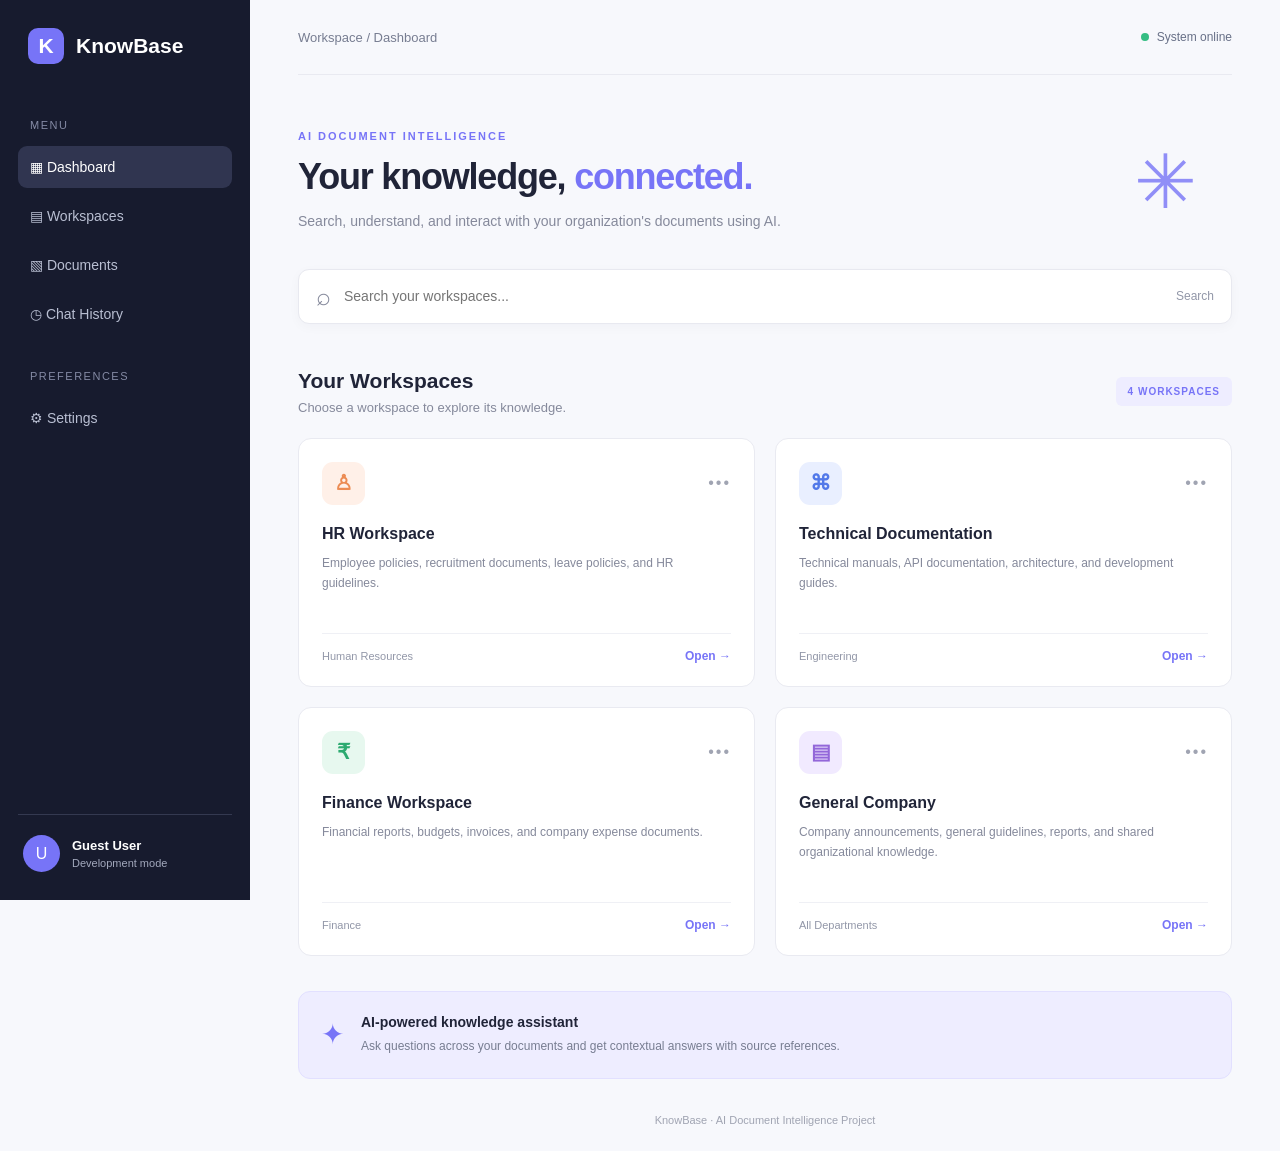
<file: frontend/index.html>
<!DOCTYPE html>
<html lang="en">
<head>
    <meta charset="UTF-8">
    <meta name="viewport" content="width=device-width, initial-scale=1.0">
    <title>KnowBase | AI Document Intelligence</title>
    <link rel="stylesheet" href="css/style.css">
</head>
<body>

    <aside class="sidebar">
        <div class="brand">
            <div class="brand-icon">K</div>
            <span>KnowBase</span>
        </div>

        <nav class="navigation">
            <p class="nav-label">MENU</p>
            <a href="#" class="nav-link active">▦ Dashboard</a>
            <a href="#" class="nav-link">▤ Workspaces</a>
            <a href="#" class="nav-link">▧ Documents</a>
            <a href="#" class="nav-link">◷ Chat History</a>

            <p class="nav-label secondary-label">PREFERENCES</p>
            <a href="#" class="nav-link">⚙ Settings</a>
        </nav>

        <div class="sidebar-bottom">
            <div class="user-avatar">U</div>
            <div>
                <strong>Guest User</strong>
                <small>Development mode</small>
            </div>
        </div>
    </aside>

    <main class="main-content">

        <header class="topbar">
            <div>
                <p class="breadcrumb">Workspace / Dashboard</p>
            </div>
            <div class="topbar-right">
                <span class="status-dot"></span>
                <span>System online</span>
            </div>
        </header>

        <section class="welcome-section">
            <div>
                <p class="eyebrow">AI DOCUMENT INTELLIGENCE</p>
                <h1>Your knowledge, <span>connected.</span></h1>
                <p class="welcome-description">
                    Search, understand, and interact with your organization's
                    documents using AI.
                </p>
            </div>

            <div class="welcome-symbol">✳</div>
        </section>

        <section class="search-section">
            <span class="search-icon">⌕</span>
            <input
                type="text"
                id="workspaceSearch"
                placeholder="Search your workspaces..."
            >
            <span class="search-shortcut">Search</span>
        </section>

        <section class="workspace-section">
            <div class="section-heading">
                <div>
                    <h2>Your Workspaces</h2>
                    <p>Choose a workspace to explore its knowledge.</p>
                </div>
                <span class="workspace-count">4 WORKSPACES</span>
            </div>

            <div class="workspace-grid" id="workspaceGrid">

                <article class="workspace-card" data-name="hr">
                    <div class="card-top">
                        <div class="workspace-icon hr-icon">♙</div>
                        <span class="card-menu">•••</span>
                    </div>
                    <h3>HR Workspace</h3>
                    <p>
                        Employee policies, recruitment documents,
                        leave policies, and HR guidelines.
                    </p>
                    <div class="card-footer">
                        <span>Human Resources</span>
                        <button class="open-workspace" data-workspace="HR">
                            Open →

                            
                        </button>
                    </div>
                </article>

                <article class="workspace-card" data-name="technical">
                    <div class="card-top">
                        <div class="workspace-icon tech-icon">⌘</div>
                        <span class="card-menu">•••</span>
                    </div>
                    <h3>Technical Documentation</h3>
                    <p>
                        Technical manuals, API documentation,
                        architecture, and development guides.
                    </p>
                    <div class="card-footer">
                        <span>Engineering</span>
                        <button class="open-workspace" data-workspace="Technical Documentation">
                            Open →
                        </button>
                    </div>
                </article>

                <article class="workspace-card" data-name="finance">
                    <div class="card-top">
                        <div class="workspace-icon finance-icon">₹</div>
                        <span class="card-menu">•••</span>
                    </div>
                    <h3>Finance Workspace</h3>
                    <p>
                        Financial reports, budgets, invoices,
                        and company expense documents.
                    </p>
                    <div class="card-footer">
                        <span>Finance</span>
                        <button class="open-workspace" data-workspace="Finance">
                            Open →
                        </button>
                    </div>
                </article>

                <article class="workspace-card" data-name="general">
                    <div class="card-top">
                        <div class="workspace-icon general-icon">▤</div>
                        <span class="card-menu">•••</span>
                    </div>
                    <h3>General Company</h3>
                    <p>
                        Company announcements, general guidelines,
                        reports, and shared organizational knowledge.
                    </p>
                    <div class="card-footer">
                        <span>All Departments</span>
                        <button class="open-workspace" data-workspace="General Company">
                            Open →
                        </button>
                    </div>
                </article>

            </div>

            <p id="emptyMessage" class="empty-message" hidden>
                No matching workspaces found.
            </p>
        </section>

        <section class="info-section">
            <div class="info-card">
                <div class="info-icon">✦</div>
                <div>
                    <h3>AI-powered knowledge assistant</h3>
                    <p>
                        Ask questions across your documents and get
                        contextual answers with source references.
                    </p>
                </div>
            </div>
        </section>

        <footer>
            KnowBase · AI Document Intelligence Project
        </footer>

    </main>

    <div id="toast" class="toast"></div>

    <script src="js/dashboard.js"></script>
</body>
</html>
</file>
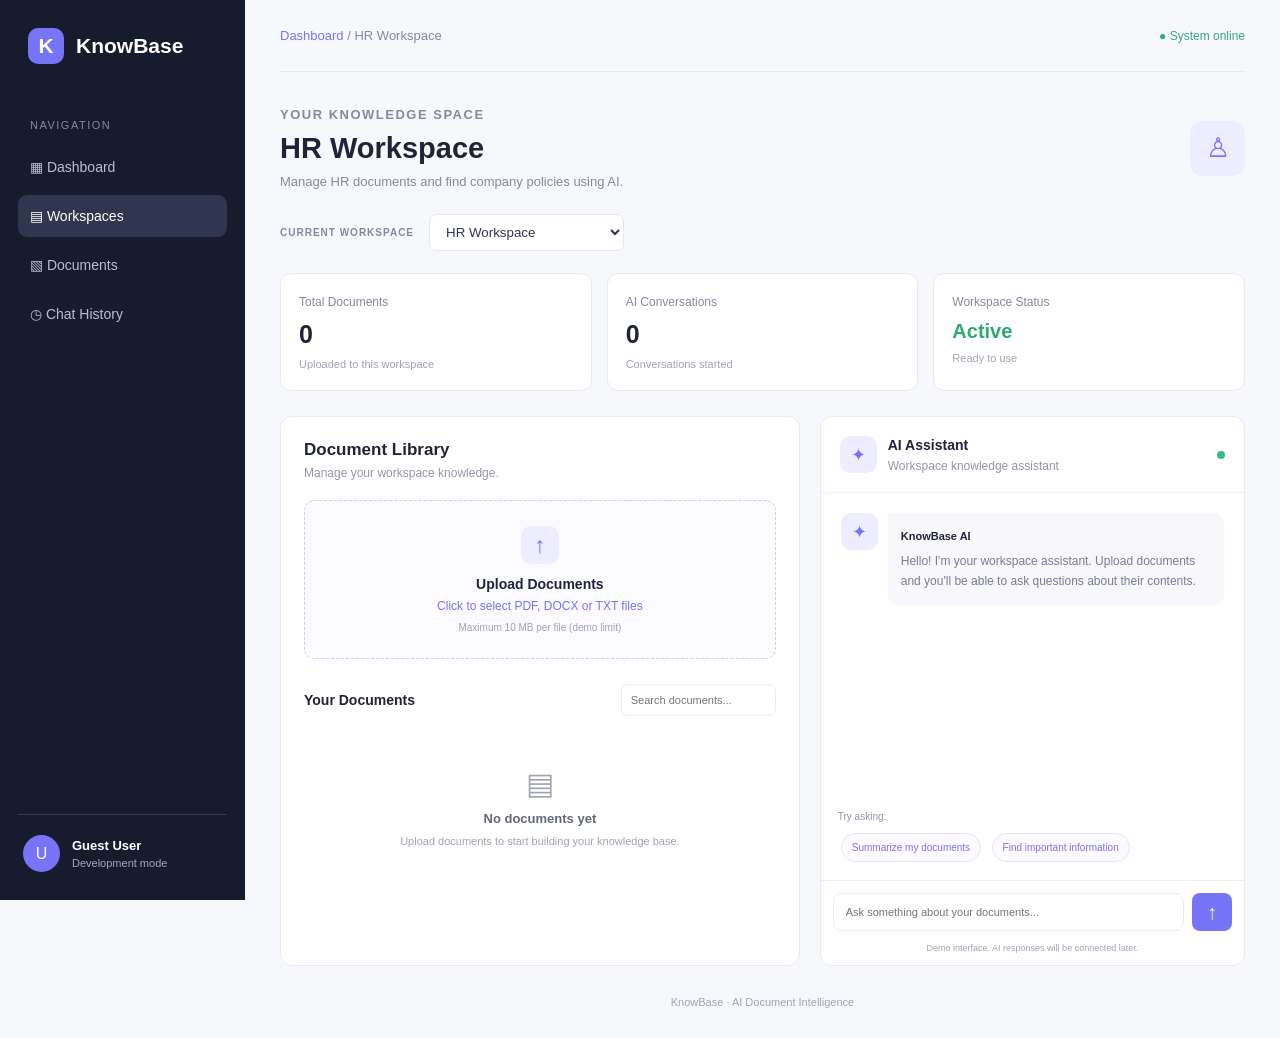
<file: frontend/workspace.html>
<!DOCTYPE html>
<html lang="en">
<head>
    <meta charset="UTF-8">
    <meta name="viewport" content="width=device-width, initial-scale=1.0">
    <title>KnowBase | Workspace</title>
    <link rel="stylesheet" href="css/workspace.css">
</head>
<body>

    <aside class="sidebar">
        <div class="brand">
            <div class="brand-icon">K</div>
            <span>KnowBase</span>
        </div>

        <p class="nav-label">NAVIGATION</p>
        <a href="index.html" class="nav-link">▦ Dashboard</a>
        <a href="index.html" class="nav-link active">▤ Workspaces</a>
        <a href="#" class="nav-link">▧ Documents</a>
        <a href="#" class="nav-link">◷ Chat History</a>

        <div class="sidebar-bottom">
            <div class="user-avatar">U</div>
            <div>
                <strong>Guest User</strong>
                <small>Development mode</small>
            </div>
        </div>
    </aside>

    <main class="main-content">

        <header class="topbar">
            <div class="breadcrumb">
                <a href="index.html">Dashboard</a> / <span id="breadcrumbName">HR Workspace</span>
            </div>
            <span class="system-status">● System online</span>
        </header>

        <section class="workspace-header">
            <div>
                <p class="eyebrow">YOUR KNOWLEDGE SPACE</p>
                <h1 id="workspaceTitle">HR Workspace</h1>
                <p id="workspaceDescription">
                    Manage HR documents and find company policies using AI.
                </p>
            </div>

            <div class="workspace-badge" id="workspaceIcon">♙</div>
        </section>

        <section class="workspace-selector">
            <label for="workspaceSelect">CURRENT WORKSPACE</label>
            <select id="workspaceSelect">
                <option value="HR">HR Workspace</option>
                <option value="Technical Documentation">Technical Documentation</option>
                <option value="Finance">Finance Workspace</option>
                <option value="General Company">General Company</option>
            </select>
        </section>

        <section class="stats-grid">
            <div class="stat-card">
                <span>Total Documents</span>
                <h2 id="documentCount">0</h2>
                <small>Uploaded to this workspace</small>
            </div>

            <div class="stat-card">
                <span>AI Conversations</span>
                <h2>0</h2>
                <small>Conversations started</small>
            </div>

            <div class="stat-card">
                <span>Workspace Status</span>
                <h2 class="status-text">Active</h2>
                <small>Ready to use</small>
            </div>
        </section>

        <section class="workspace-layout">

            <!-- Document Library -->

            <div class="document-panel">
                <div class="panel-heading">
                    <div>
                        <h2>Document Library</h2>
                        <p>Manage your workspace knowledge.</p>
                    </div>
                </div>

                <label for="documentUpload" class="upload-box">
                    <div class="upload-icon">↑</div>
                    <h3>Upload Documents</h3>
                    <p>Click to select PDF, DOCX or TXT files</p>
                    <span>Maximum 10 MB per file (demo limit)</span>
                </label>

                <input
                    type="file"
                    id="documentUpload"
                    accept=".pdf,.docx,.txt"
                    multiple
                    hidden
                >

                <div class="document-toolbar">
                    <h3>Your Documents</h3>
                    <input
                        type="text"
                        id="documentSearch"
                        placeholder="Search documents..."
                    >
                </div>

                <div id="documentList" class="document-list">
                    <div class="empty-state">
                        <div>▤</div>
                        <h3>No documents yet</h3>
                        <p>Upload documents to start building your knowledge base.</p>
                    </div>
                </div>
            </div>

            <!-- AI Chat -->

            <div class="chat-panel">

                <div class="chat-heading">
                    <div class="ai-avatar">✦</div>
                    <div>
                        <h2>AI Assistant</h2>
                        <p>Workspace knowledge assistant</p>
                    </div>
                    <span class="online-indicator"></span>
                </div>

                <div class="chat-messages" id="chatMessages">
                    <div class="ai-message">
                        <div class="message-avatar">✦</div>
                        <div class="message-content">
                            <strong>KnowBase AI</strong>
                            <p>
                                Hello! I'm your workspace assistant.
                                Upload documents and you'll be able to ask
                                questions about their contents.
                            </p>
                        </div>
                    </div>
                </div>

                <div class="suggestion-area">
                    <p>Try asking:</p>
                    <button class="suggestion">Summarize my documents</button>
                    <button class="suggestion">Find important information</button>
                </div>

                <form id="chatForm" class="chat-input-area">
                    <input
                        type="text"
                        id="chatInput"
                        placeholder="Ask something about your documents..."
                        autocomplete="off"
                    >
                    <button type="submit">↑</button>
                </form>

                <p class="chat-disclaimer">
                    Demo interface. AI responses will be connected later.
                </p>

            </div>

        </section>

        <footer>
            KnowBase · AI Document Intelligence
        </footer>

    </main>

    <div id="toast" class="toast"></div>

    <script src="js/workspace.js"></script>
</body>
</html>
</file>
<file: frontend/css/style.css>
* {
    margin: 0;
    padding: 0;
    box-sizing: border-box;
}

body {
    font-family: "Segoe UI", Arial, sans-serif;
    background: #f7f8fc;
    color: #202438;
    display: flex;
    min-height: 100vh;
}

/* Sidebar */

.sidebar {
    width: 250px;
    background: #171b2e;
    color: white;
    min-height: 100vh;
    padding: 28px 18px;
    display: flex;
    flex-direction: column;
    position: fixed;
    top: 0;
    bottom: 0;
    left: 0;
}

.brand {
    display: flex;
    align-items: center;
    gap: 12px;
    font-size: 21px;
    font-weight: 700;
    padding: 0 10px;
    margin-bottom: 55px;
}

.brand-icon {
    background: #7774f7;
    width: 36px;
    height: 36px;
    display: grid;
    place-items: center;
    border-radius: 10px;
}

.nav-label {
    color: #858ba5;
    font-size: 11px;
    letter-spacing: 1.5px;
    padding: 0 12px;
    margin-bottom: 15px;
}

.nav-link {
    display: block;
    color: #b9bfd2;
    text-decoration: none;
    padding: 13px 12px;
    border-radius: 9px;
    margin-bottom: 7px;
    font-size: 14px;
    transition: 0.2s;
}

.nav-link:hover,
.nav-link.active {
    background: #303550;
    color: white;
}

.secondary-label {
    margin-top: 35px;
}

.sidebar-bottom {
    margin-top: auto;
    border-top: 1px solid #343950;
    padding: 20px 5px 0;
    display: flex;
    align-items: center;
    gap: 12px;
}

.user-avatar {
    width: 37px;
    height: 37px;
    border-radius: 50%;
    background: #7774f7;
    display: grid;
    place-items: center;
}

.sidebar-bottom strong,
.sidebar-bottom small {
    display: block;
}

.sidebar-bottom strong {
    font-size: 13px;
}

.sidebar-bottom small {
    color: #a3a9bd;
    font-size: 11px;
    margin-top: 4px;
}

/* Main content */

.main-content {
    margin-left: 250px;
    width: calc(100% - 250px);
    padding: 0 48px;
}

.topbar {
    height: 75px;
    display: flex;
    justify-content: space-between;
    align-items: center;
    border-bottom: 1px solid #e9eaf1;
}

.breadcrumb {
    font-size: 13px;
    color: #777d91;
}

.topbar-right {
    display: flex;
    align-items: center;
    gap: 8px;
    color: #687087;
    font-size: 12px;
}

.status-dot {
    width: 8px;
    height: 8px;
    border-radius: 50%;
    background: #35bd83;
}

/* Welcome */

.welcome-section {
    display: flex;
    justify-content: space-between;
    align-items: center;
    padding: 55px 0 35px;
}

.eyebrow {
    color: #7774f7;
    font-size: 11px;
    letter-spacing: 2px;
    font-weight: 700;
    margin-bottom: 14px;
}

.welcome-section h1 {
    font-size: 36px;
    letter-spacing: -1.2px;
}

.welcome-section h1 span {
    color: #7774f7;
}

.welcome-description {
    color: #85899b;
    font-size: 14px;
    margin-top: 12px;
    line-height: 1.7;
}

.welcome-symbol {
    font-size: 75px;
    color: #7774f7;
    opacity: 0.8;
    padding-right: 35px;
}

/* Search */

.search-section {
    background: white;
    border: 1px solid #e8e9f0;
    border-radius: 11px;
    height: 55px;
    display: flex;
    align-items: center;
    padding: 0 17px;
    gap: 13px;
    box-shadow: 0 3px 12px rgba(30, 35, 70, 0.03);
}

.search-icon {
    font-size: 25px;
    color: #85899b;
}

.search-section input {
    flex: 1;
    border: none;
    outline: none;
    font-size: 14px;
    color: #202438;
}

.search-shortcut {
    color: #9297a8;
    font-size: 12px;
}

/* Workspace cards */

.workspace-section {
    margin-top: 45px;
}

.section-heading {
    display: flex;
    justify-content: space-between;
    align-items: center;
    margin-bottom: 23px;
}

.section-heading h2 {
    font-size: 21px;
}

.section-heading p {
    color: #85899b;
    font-size: 13px;
    margin-top: 7px;
}

.workspace-count {
    background: #eeedff;
    color: #7774f7;
    font-size: 10px;
    font-weight: 700;
    letter-spacing: 1px;
    padding: 9px 12px;
    border-radius: 6px;
}

.workspace-grid {
    display: grid;
    grid-template-columns: repeat(2, minmax(0, 1fr));
    gap: 20px;
}

.workspace-card {
    background: white;
    border: 1px solid #e9eaf1;
    border-radius: 13px;
    padding: 23px;
    transition: 0.2s;
}

.workspace-card:hover {
    transform: translateY(-3px);
    box-shadow: 0 9px 25px rgba(30, 35, 70, 0.07);
    border-color: #d9d7ff;
}

.card-top {
    display: flex;
    align-items: center;
    justify-content: space-between;
    margin-bottom: 20px;
}

.workspace-icon {
    width: 43px;
    height: 43px;
    border-radius: 11px;
    display: grid;
    place-items: center;
    font-size: 21px;
    font-weight: 600;
}

.hr-icon {
    background: #fff0e8;
    color: #ec8b53;
}

.tech-icon {
    background: #e9efff;
    color: #5279e9;
}

.finance-icon {
    background: #e7f8ef;
    color: #2caa70;
}

.general-icon {
    background: #f1eaff;
    color: #9367d9;
}

.card-menu {
    color: #a0a4b2;
    letter-spacing: 2px;
}

.workspace-card h3 {
    font-size: 16px;
    margin-bottom: 10px;
}

.workspace-card > p {
    font-size: 12px;
    line-height: 1.7;
    color: #85899b;
    min-height: 60px;
}

.card-footer {
    border-top: 1px solid #eff0f5;
    margin-top: 20px;
    padding-top: 15px;
    display: flex;
    justify-content: space-between;
    align-items: center;
}

.card-footer span {
    font-size: 11px;
    color: #9297a8;
}

.open-workspace {
    background: none;
    border: none;
    color: #7774f7;
    font-size: 12px;
    font-weight: 700;
    cursor: pointer;
}

.open-workspace:hover {
    color: #514ed0;
}

.empty-message {
    color: #85899b;
    text-align: center;
    padding: 30px;
}

/* AI information section */

.info-section {
    margin-top: 35px;
}

.info-card {
    background: #eeedff;
    border: 1px solid #e2e0ff;
    border-radius: 12px;
    padding: 22px;
    display: flex;
    gap: 17px;
    align-items: center;
}

.info-icon {
    color: #7774f7;
    font-size: 28px;
}

.info-card h3 {
    font-size: 14px;
    margin-bottom: 7px;
}

.info-card p {
    font-size: 12px;
    color: #777d91;
    line-height: 1.6;
}

footer {
    text-align: center;
    color: #a0a4b2;
    font-size: 11px;
    padding: 35px 0 25px;
}

/* Toast notification */

.toast {
    position: fixed;
    bottom: 25px;
    right: 25px;
    background: #202438;
    color: white;
    padding: 14px 20px;
    border-radius: 9px;
    font-size: 13px;
    opacity: 0;
    transform: translateY(10px);
    pointer-events: none;
    transition: 0.25s;
}

.toast.show {
    opacity: 1;
    transform: translateY(0);
}

/* Responsive layout */

@media (max-width: 900px) {
    .sidebar {
        width: 200px;
    }

    .main-content {
        margin-left: 200px;
        width: calc(100% - 200px);
        padding: 0 25px;
    }
}

@media (max-width: 650px) {
    .sidebar {
        display: none;
    }

    .main-content {
        margin-left: 0;
        width: 100%;
        padding: 0 18px;
    }

    .welcome-section h1 {
        font-size: 28px;
    }

    .welcome-symbol {
        display: none;
    }

    .workspace-grid {
        grid-template-columns: 1fr;
    }

    .section-heading {
        align-items: flex-start;
        gap: 10px;
    }
}
</file>
<file: frontend/css/workspace.css>
* {
    margin: 0;
    padding: 0;
    box-sizing: border-box;
}

body {
    font-family: "Segoe UI", Arial, sans-serif;
    background: #f7f8fc;
    color: #202438;
}

/* Sidebar */

.sidebar {
    width: 245px;
    background: #171b2e;
    color: white;
    position: fixed;
    top: 0;
    bottom: 0;
    left: 0;
    padding: 28px 18px;
    display: flex;
    flex-direction: column;
}

.brand {
    display: flex;
    align-items: center;
    gap: 12px;
    font-size: 21px;
    font-weight: 700;
    margin-bottom: 55px;
    padding: 0 10px;
}

.brand-icon {
    width: 36px;
    height: 36px;
    background: #7774f7;
    border-radius: 10px;
    display: grid;
    place-items: center;
}

.nav-label {
    color: #858ba5;
    font-size: 11px;
    letter-spacing: 1.5px;
    margin: 0 12px 15px;
}

.nav-link {
    color: #b9bfd2;
    text-decoration: none;
    padding: 13px 12px;
    border-radius: 9px;
    margin-bottom: 7px;
    font-size: 14px;
}

.nav-link:hover,
.nav-link.active {
    background: #303550;
    color: white;
}

.sidebar-bottom {
    margin-top: auto;
    border-top: 1px solid #343950;
    padding: 20px 5px 0;
    display: flex;
    align-items: center;
    gap: 12px;
}

.user-avatar {
    width: 37px;
    height: 37px;
    border-radius: 50%;
    background: #7774f7;
    display: grid;
    place-items: center;
}

.sidebar-bottom strong,
.sidebar-bottom small {
    display: block;
}

.sidebar-bottom strong {
    font-size: 13px;
}

.sidebar-bottom small {
    color: #a3a9bd;
    font-size: 11px;
    margin-top: 4px;
}

/* Main area */

.main-content {
    margin-left: 245px;
    padding: 0 35px;
    width: calc(100% - 245px);
}

.topbar {
    height: 72px;
    border-bottom: 1px solid #e9eaf1;
    display: flex;
    align-items: center;
    justify-content: space-between;
}

.breadcrumb {
    font-size: 13px;
    color: #85899b;
}

.breadcrumb a {
    color: #7774f7;
    text-decoration: none;
}

.system-status {
    color: #35a878;
    font-size: 12px;
}

/* Workspace heading */

.workspace-header {
    display: flex;
    justify-content: space-between;
    align-items: center;
    padding: 35px 0 25px;
}

.eyebrow {
    font-size: 11px;
    color: #7774f7;
    font-weight: 700;
    letter-spacing: 1.5px;
    margin-bottom: 10px;
}

.workspace-header h1 {
    font-size: 29px;
    margin-bottom: 9px;
}

.workspace-header p {
    color: #85899b;
    font-size: 13px;
}

.workspace-badge {
    background: #eeedff;
    color: #7774f7;
    width: 55px;
    height: 55px;
    border-radius: 13px;
    display: grid;
    place-items: center;
    font-size: 27px;
}

/* Workspace selector */

.workspace-selector {
    display: flex;
    align-items: center;
    gap: 15px;
    margin-bottom: 22px;
}

.workspace-selector label {
    color: #85899b;
    font-size: 10px;
    font-weight: 700;
    letter-spacing: 1px;
}

.workspace-selector select {
    border: 1px solid #e5e6ef;
    background: white;
    border-radius: 7px;
    padding: 9px 12px;
    color: #303550;
    outline: none;
    cursor: pointer;
}

/* Statistics */

.stats-grid {
    display: grid;
    grid-template-columns: repeat(3, 1fr);
    gap: 15px;
    margin-bottom: 25px;
}

.stat-card {
    background: white;
    border: 1px solid #e9eaf1;
    border-radius: 11px;
    padding: 18px;
}

.stat-card span {
    color: #85899b;
    font-size: 12px;
}

.stat-card h2 {
    font-size: 25px;
    margin: 10px 0 5px;
}

.stat-card small {
    font-size: 11px;
    color: #a0a4b2;
}

.status-text {
    color: #2caa70;
    font-size: 20px !important;
}

/* Main workspace layout */

.workspace-layout {
    display: grid;
    grid-template-columns: 1.1fr 0.9fr;
    gap: 20px;
    align-items: stretch;
}

.document-panel,
.chat-panel {
    background: white;
    border: 1px solid #e9eaf1;
    border-radius: 12px;
    min-width: 0;
}

.document-panel {
    padding: 23px;
}

.panel-heading h2,
.chat-heading h2 {
    font-size: 17px;
}

.panel-heading p,
.chat-heading p {
    font-size: 12px;
    color: #9297a8;
    margin-top: 6px;
}

/* Upload */

.upload-box {
    border: 1.5px dashed #cbc9f7;
    background: #fafaff;
    border-radius: 10px;
    margin-top: 20px;
    padding: 25px 12px;
    text-align: center;
    display: block;
    cursor: pointer;
    transition: 0.2s;
}

.upload-box:hover {
    background: #f2f1ff;
    border-color: #7774f7;
}

.upload-icon {
    width: 38px;
    height: 38px;
    border-radius: 10px;
    background: #eeedff;
    color: #7774f7;
    display: grid;
    place-items: center;
    font-size: 23px;
    margin: 0 auto 12px;
}

.upload-box h3 {
    font-size: 14px;
    margin-bottom: 7px;
}

.upload-box p {
    color: #7774f7;
    font-size: 12px;
}

.upload-box span {
    display: block;
    font-size: 10px;
    color: #a0a4b2;
    margin-top: 9px;
}

/* Document list */

.document-toolbar {
    display: flex;
    justify-content: space-between;
    align-items: center;
    gap: 10px;
    margin-top: 25px;
    margin-bottom: 15px;
}

.document-toolbar h3 {
    font-size: 14px;
}

.document-toolbar input {
    width: 155px;
    border: 1px solid #e9eaf1;
    padding: 9px;
    border-radius: 7px;
    outline: none;
    font-size: 11px;
}

.document-item {
    border-top: 1px solid #f0f1f5;
    padding: 13px 2px;
    display: flex;
    align-items: center;
    gap: 11px;
}

.file-icon {
    width: 36px;
    height: 36px;
    background: #f0efff;
    color: #7774f7;
    display: grid;
    place-items: center;
    border-radius: 8px;
    font-size: 11px;
    font-weight: 700;
}

.file-details {
    min-width: 0;
    flex: 1;
}

.file-details h4 {
    font-size: 12px;
    overflow-wrap: anywhere;
}

.file-details p {
    font-size: 10px;
    color: #a0a4b2;
    margin-top: 5px;
}

.empty-state {
    text-align: center;
    padding: 35px 12px;
    color: #a0a4b2;
}

.empty-state div {
    font-size: 30px;
    margin-bottom: 10px;
}

.empty-state h3 {
    color: #62677c;
    font-size: 13px;
    margin-bottom: 7px;
}

.empty-state p {
    font-size: 11px;
    line-height: 1.6;
}

/* Chat panel */

.chat-panel {
    display: flex;
    flex-direction: column;
    min-height: 550px;
    overflow: hidden;
}

.chat-heading {
    padding: 19px;
    border-bottom: 1px solid #eff0f5;
    display: flex;
    align-items: center;
    gap: 11px;
}

.ai-avatar,
.message-avatar {
    width: 37px;
    height: 37px;
    background: #eeedff;
    color: #7774f7;
    border-radius: 10px;
    display: grid;
    place-items: center;
    font-size: 18px;
}

.chat-heading h2 {
    font-size: 14px;
}

.online-indicator {
    width: 8px;
    height: 8px;
    background: #35bd83;
    border-radius: 50%;
    margin-left: auto;
}

.chat-messages {
    flex: 1;
    padding: 20px;
    overflow-y: auto;
}

.ai-message,
.user-message {
    display: flex;
    gap: 10px;
    margin-bottom: 20px;
}

.message-content {
    background: #f7f7fc;
    border-radius: 0 10px 10px 10px;
    padding: 13px;
    flex: 1;
}

.message-content strong {
    font-size: 11px;
}

.message-content p {
    font-size: 12px;
    line-height: 1.7;
    color: #777d91;
    margin-top: 7px;
    overflow-wrap: anywhere;
}

.user-message {
    justify-content: flex-end;
}

.user-message .message-content {
    background: #eeedff;
    border-radius: 10px 0 10px 10px;
    flex: initial;
    max-width: 85%;
}

.suggestion-area {
    padding: 0 17px 15px;
}

.suggestion-area p {
    font-size: 10px;
    color: #9297a8;
    margin-bottom: 8px;
}

.suggestion {
    background: #fafaff;
    border: 1px solid #e6e5f7;
    border-radius: 15px;
    color: #7774f7;
    font-size: 10px;
    padding: 8px 10px;
    margin: 3px;
    cursor: pointer;
}

.chat-input-area {
    display: flex;
    gap: 8px;
    padding: 12px;
    border-top: 1px solid #eff0f5;
}

.chat-input-area input {
    flex: 1;
    min-width: 0;
    border: 1px solid #e9eaf1;
    padding: 12px;
    border-radius: 8px;
    outline: none;
    font-size: 11px;
}

.chat-input-area button {
    width: 40px;
    border: none;
    border-radius: 8px;
    background: #7774f7;
    color: white;
    font-size: 20px;
    cursor: pointer;
}

.chat-disclaimer {
    color: #a0a4b2;
    font-size: 9px;
    text-align: center;
    padding: 0 8px 12px;
}

footer {
    text-align: center;
    color: #a0a4b2;
    font-size: 11px;
    padding: 30px 0;
}

/* Toast */

.toast {
    position: fixed;
    bottom: 25px;
    right: 25px;
    background: #202438;
    color: white;
    padding: 13px 18px;
    border-radius: 8px;
    font-size: 12px;
    opacity: 0;
    pointer-events: none;
    transition: 0.2s;
}

.toast.show {
    opacity: 1;
}

/* Responsive */

@media (max-width: 1050px) {
    .workspace-layout {
        grid-template-columns: 1fr;
    }
}

@media (max-width: 700px) {
    .sidebar {
        display: none;
    }

    .main-content {
        margin-left: 0;
        width: 100%;
        padding: 0 16px;
    }

    .stats-grid {
        grid-template-columns: 1fr;
    }

    .workspace-header h1 {
        font-size: 23px;
    }

    .workspace-selector {
        align-items: flex-start;
        flex-direction: column;
    }

    .document-toolbar {
        align-items: flex-start;
        flex-direction: column;
    }

    .document-toolbar input {
        width: 100%;
    }
}
</file>
